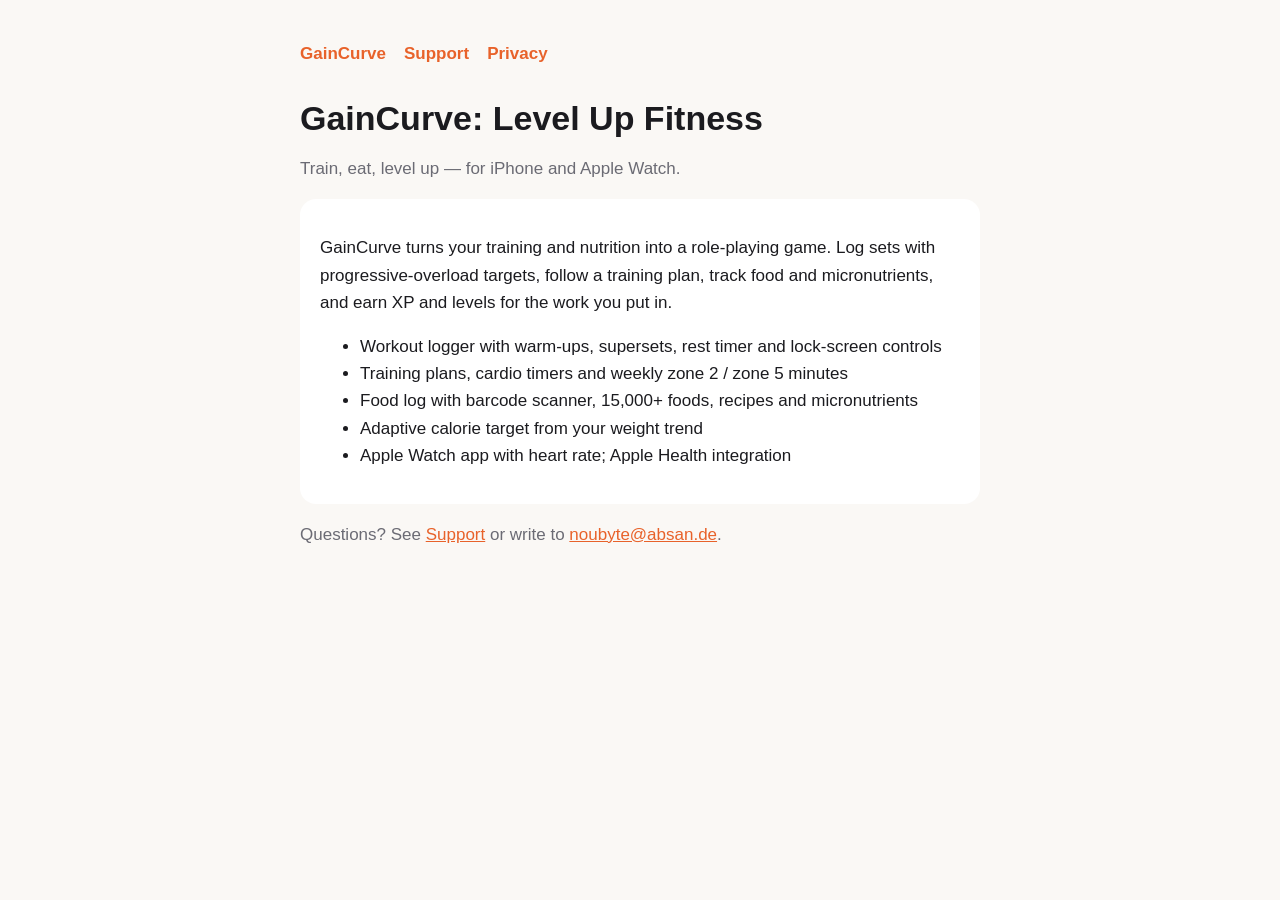
<file: index.html>
<!doctype html>
<html lang="en"><head><meta charset="utf-8"><meta name="viewport" content="width=device-width, initial-scale=1">
<title>GainCurve: Level Up Fitness</title><style>
:root { --ink:#1b1b1f; --muted:#6b6b74; --bg:#faf8f5; --card:#fff; --accent:#e8622a; }
@media (prefers-color-scheme: dark) { :root { --ink:#f1efec; --muted:#a3a3ab; --bg:#141416; --card:#1e1e22; } }
* { box-sizing: border-box; }
body { margin:0; font:17px/1.6 -apple-system, BlinkMacSystemFont, "Segoe UI", sans-serif; color:var(--ink); background:var(--bg); }
main { max-width: 720px; margin: 0 auto; padding: 40px 20px 80px; }
h1 { font-size: 34px; line-height:1.15; margin: 0 0 6px; }
h2 { font-size: 21px; margin: 32px 0 6px; }
p, li { color: var(--ink); }
.muted { color: var(--muted); }
a { color: var(--accent); }
nav { display:flex; gap:18px; margin-bottom: 32px; font-weight:600; }
nav a { text-decoration:none; }
.card { background:var(--card); border-radius:16px; padding:18px 20px; margin: 14px 0; }
</style></head>
<body><main>
<nav><a href="./">GainCurve</a><a href="support.html">Support</a><a href="privacy.html">Privacy</a></nav>
<h1>GainCurve: Level Up Fitness</h1>
<p class="muted">Train, eat, level up — for iPhone and Apple Watch.</p>
<div class="card">
<p>GainCurve turns your training and nutrition into a role-playing game. Log sets with progressive-overload targets, follow a training plan, track food and micronutrients, and earn XP and levels for the work you put in.</p>
<ul>
<li>Workout logger with warm-ups, supersets, rest timer and lock-screen controls</li>
<li>Training plans, cardio timers and weekly zone 2 / zone 5 minutes</li>
<li>Food log with barcode scanner, 15,000+ foods, recipes and micronutrients</li>
<li>Adaptive calorie target from your weight trend</li>
<li>Apple Watch app with heart rate; Apple Health integration</li>
</ul>
</div>
<p class="muted">Questions? See <a href="support.html">Support</a> or write to <a href="mailto:noubyte@absan.de">noubyte@absan.de</a>.</p>
</main></body></html>
</file>
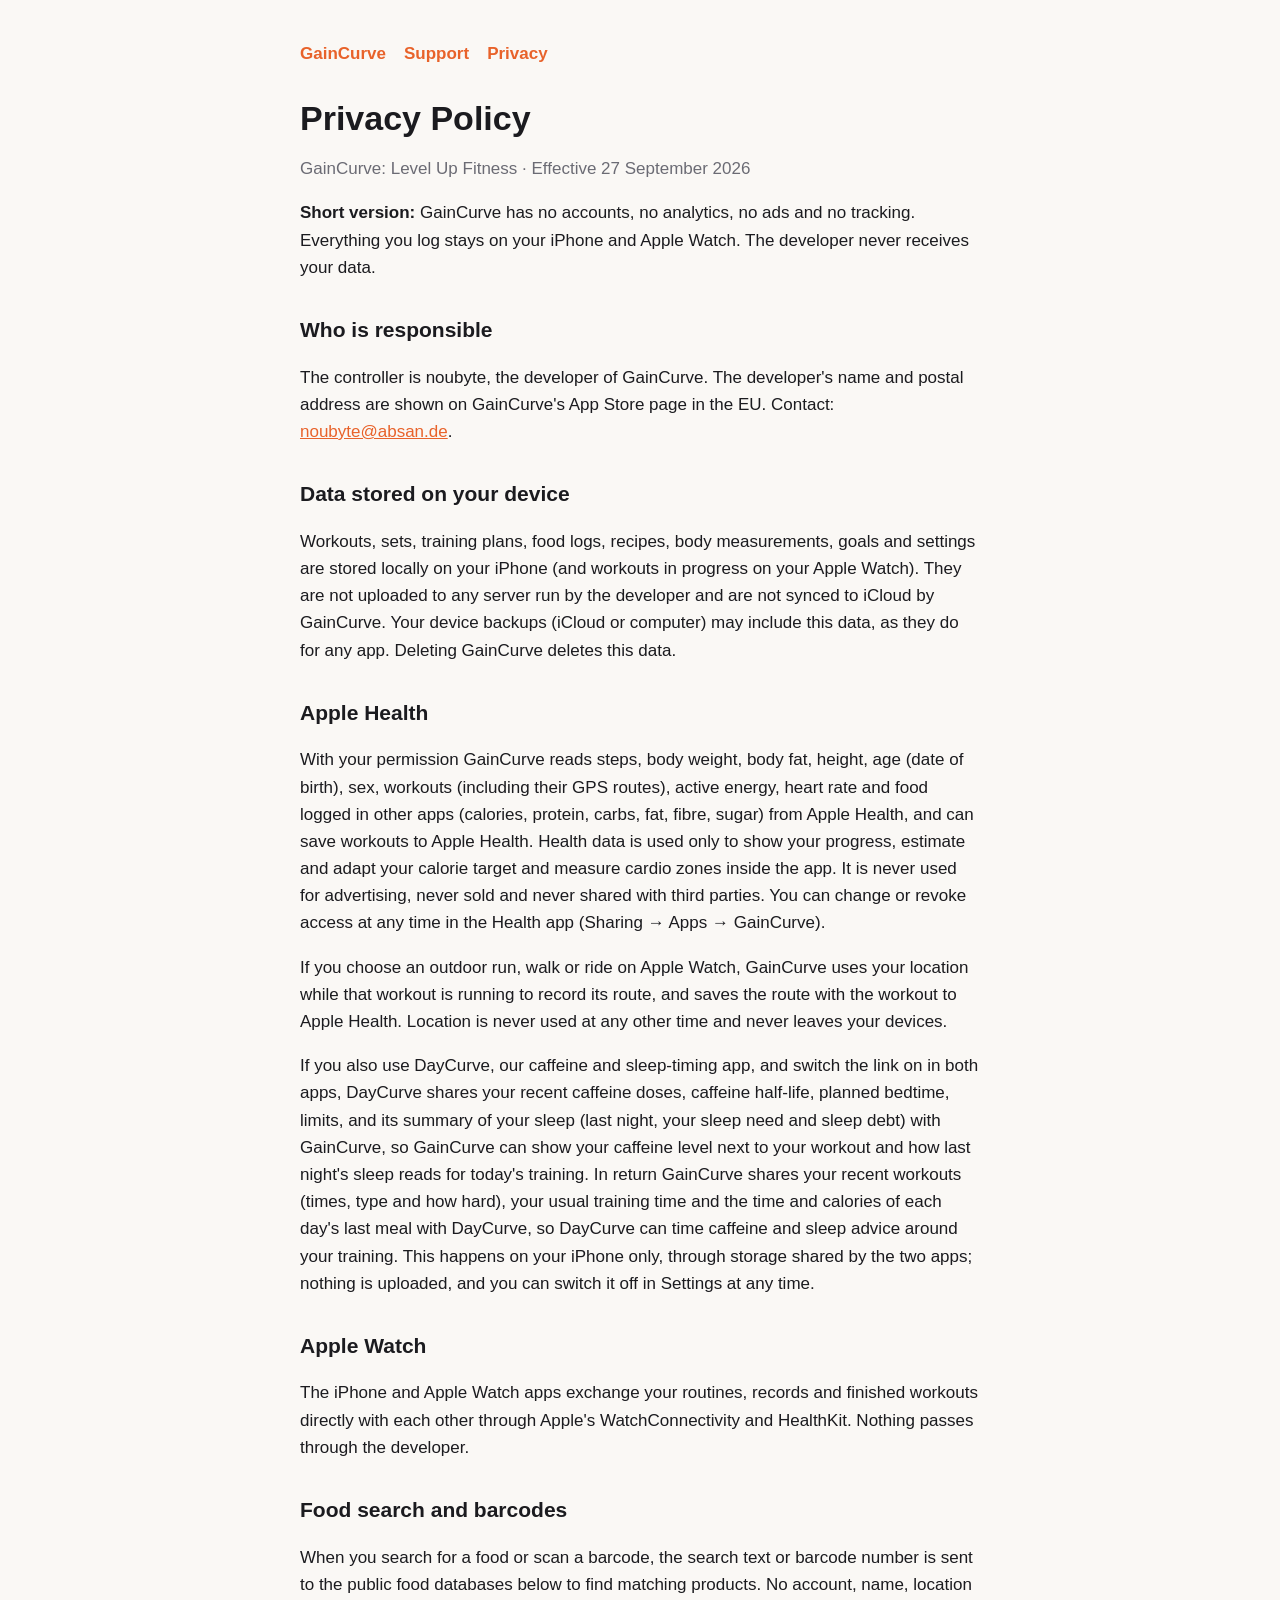
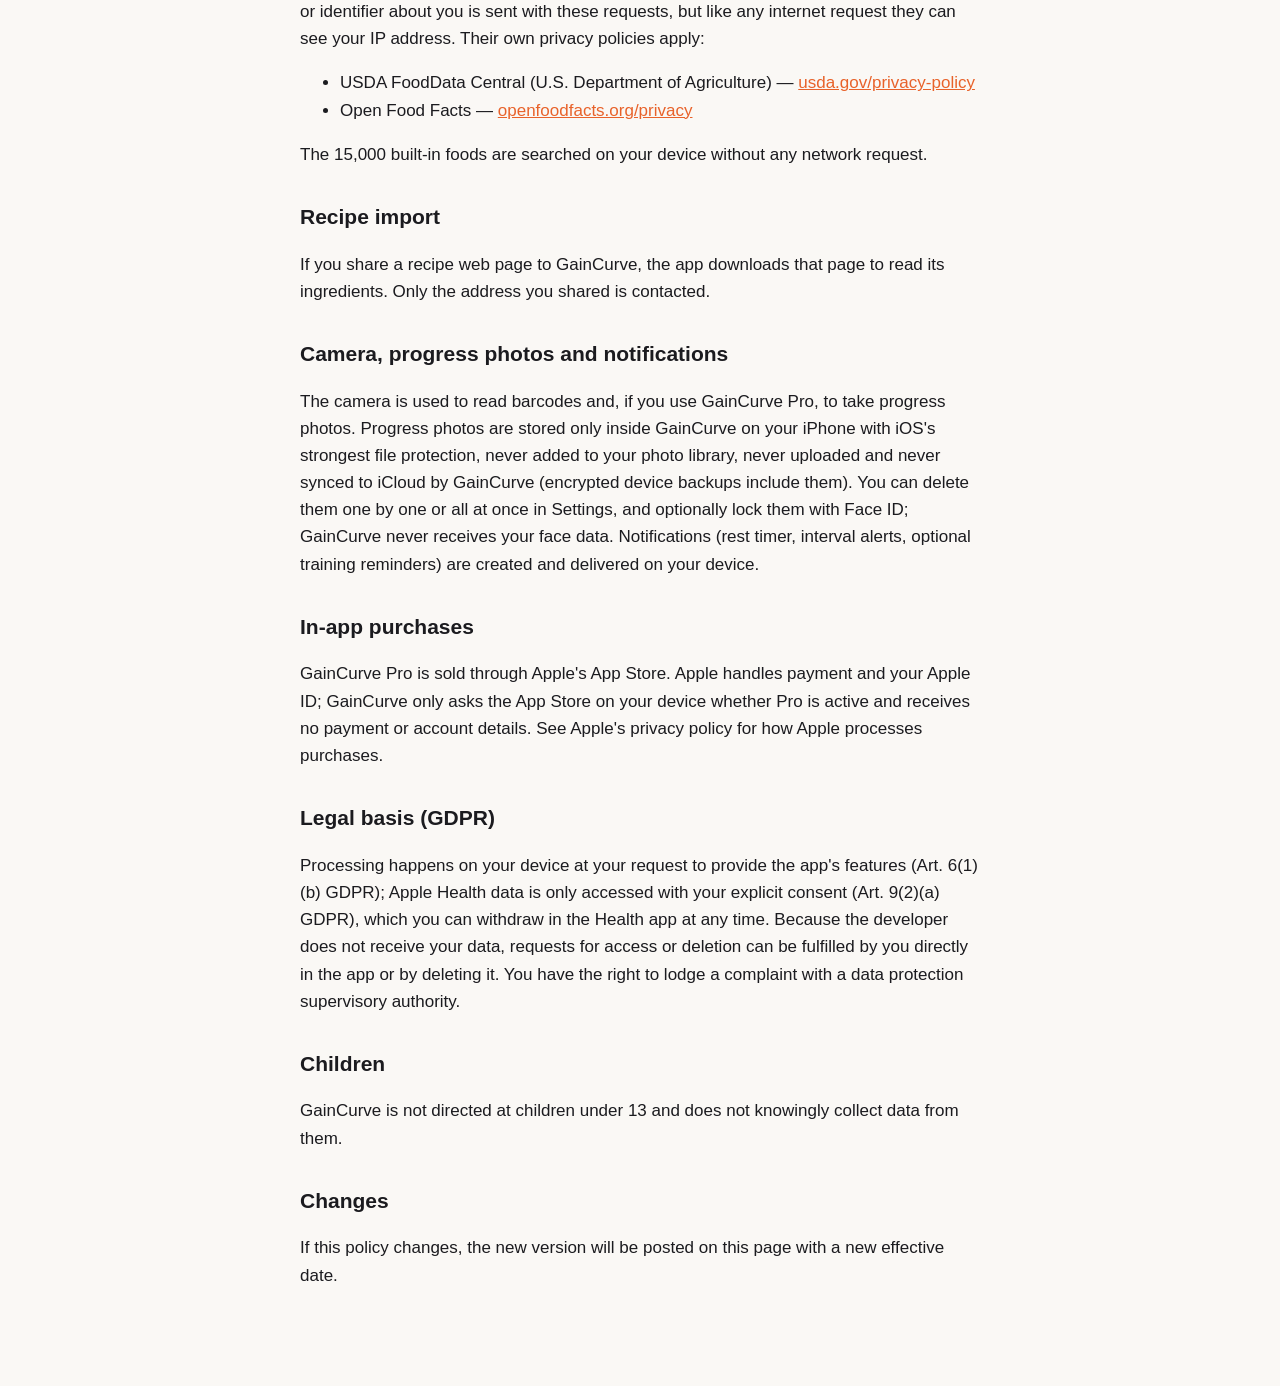
<file: privacy.html>
<!doctype html>
<html lang="en"><head><meta charset="utf-8"><meta name="viewport" content="width=device-width, initial-scale=1">
<title>GainCurve Privacy Policy</title><style>
:root { --ink:#1b1b1f; --muted:#6b6b74; --bg:#faf8f5; --card:#fff; --accent:#e8622a; }
@media (prefers-color-scheme: dark) { :root { --ink:#f1efec; --muted:#a3a3ab; --bg:#141416; --card:#1e1e22; } }
* { box-sizing: border-box; }
body { margin:0; font:17px/1.6 -apple-system, BlinkMacSystemFont, "Segoe UI", sans-serif; color:var(--ink); background:var(--bg); }
main { max-width: 720px; margin: 0 auto; padding: 40px 20px 80px; }
h1 { font-size: 34px; line-height:1.15; margin: 0 0 6px; }
h2 { font-size: 21px; margin: 32px 0 6px; }
p, li { color: var(--ink); }
.muted { color: var(--muted); }
a { color: var(--accent); }
nav { display:flex; gap:18px; margin-bottom: 32px; font-weight:600; }
nav a { text-decoration:none; }
.card { background:var(--card); border-radius:16px; padding:18px 20px; margin: 14px 0; }
</style></head>
<body><main>
<nav><a href="./">GainCurve</a><a href="support.html">Support</a><a href="privacy.html">Privacy</a></nav>
<h1>Privacy Policy</h1>
<p class="muted">GainCurve: Level Up Fitness · Effective 27 September 2026</p>

<p><strong>Short version:</strong> GainCurve has no accounts, no analytics, no ads and no tracking. Everything you log stays on your iPhone and Apple Watch. The developer never receives your data.</p>

<h2>Who is responsible</h2>
<p>The controller is noubyte, the developer of GainCurve. The developer's name and postal address are shown on GainCurve's App Store page in the EU. Contact: <a href="mailto:noubyte@absan.de">noubyte@absan.de</a>.</p>

<h2>Data stored on your device</h2>
<p>Workouts, sets, training plans, food logs, recipes, body measurements, goals and settings are stored locally on your iPhone (and workouts in progress on your Apple Watch). They are not uploaded to any server run by the developer and are not synced to iCloud by GainCurve. Your device backups (iCloud or computer) may include this data, as they do for any app. Deleting GainCurve deletes this data.</p>

<h2>Apple Health</h2>
<p>With your permission GainCurve reads steps, body weight, body fat, height, age (date of birth), sex, workouts (including their GPS routes), active energy, heart rate and food logged in other apps (calories, protein, carbs, fat, fibre, sugar) from Apple Health, and can save workouts to Apple Health. Health data is used only to show your progress, estimate and adapt your calorie target and measure cardio zones inside the app. It is never used for advertising, never sold and never shared with third parties. You can change or revoke access at any time in the Health app (Sharing → Apps → GainCurve).</p>
<p>If you choose an outdoor run, walk or ride on Apple Watch, GainCurve uses your location while that workout is running to record its route, and saves the route with the workout to Apple Health. Location is never used at any other time and never leaves your devices.</p>
<p>If you also use DayCurve, our caffeine and sleep-timing app, and switch the link on in both apps, DayCurve shares your recent caffeine doses, caffeine half-life, planned bedtime, limits, and its summary of your sleep (last night, your sleep need and sleep debt) with GainCurve, so GainCurve can show your caffeine level next to your workout and how last night's sleep reads for today's training. In return GainCurve shares your recent workouts (times, type and how hard), your usual training time and the time and calories of each day's last meal with DayCurve, so DayCurve can time caffeine and sleep advice around your training. This happens on your iPhone only, through storage shared by the two apps; nothing is uploaded, and you can switch it off in Settings at any time.</p>

<h2>Apple Watch</h2>
<p>The iPhone and Apple Watch apps exchange your routines, records and finished workouts directly with each other through Apple's WatchConnectivity and HealthKit. Nothing passes through the developer.</p>

<h2>Food search and barcodes</h2>
<p>When you search for a food or scan a barcode, the search text or barcode number is sent to the public food databases below to find matching products. No account, name, location or identifier about you is sent with these requests, but like any internet request they can see your IP address. Their own privacy policies apply:</p>
<ul>
<li>USDA FoodData Central (U.S. Department of Agriculture) — <a href="https://www.usda.gov/privacy-policy">usda.gov/privacy-policy</a></li>
<li>Open Food Facts — <a href="https://world.openfoodfacts.org/privacy">openfoodfacts.org/privacy</a></li>
</ul>
<p>The 15,000 built-in foods are searched on your device without any network request.</p>

<h2>Recipe import</h2>
<p>If you share a recipe web page to GainCurve, the app downloads that page to read its ingredients. Only the address you shared is contacted.</p>

<h2>Camera, progress photos and notifications</h2>
<p>The camera is used to read barcodes and, if you use GainCurve Pro, to take progress photos. Progress photos are stored only inside GainCurve on your iPhone with iOS's strongest file protection, never added to your photo library, never uploaded and never synced to iCloud by GainCurve (encrypted device backups include them). You can delete them one by one or all at once in Settings, and optionally lock them with Face ID; GainCurve never receives your face data. Notifications (rest timer, interval alerts, optional training reminders) are created and delivered on your device.</p>

<h2>In-app purchases</h2>
<p>GainCurve Pro is sold through Apple's App Store. Apple handles payment and your Apple ID; GainCurve only asks the App Store on your device whether Pro is active and receives no payment or account details. See Apple's privacy policy for how Apple processes purchases.</p>

<h2>Legal basis (GDPR)</h2>
<p>Processing happens on your device at your request to provide the app's features (Art. 6(1)(b) GDPR); Apple Health data is only accessed with your explicit consent (Art. 9(2)(a) GDPR), which you can withdraw in the Health app at any time. Because the developer does not receive your data, requests for access or deletion can be fulfilled by you directly in the app or by deleting it. You have the right to lodge a complaint with a data protection supervisory authority.</p>

<h2>Children</h2>
<p>GainCurve is not directed at children under 13 and does not knowingly collect data from them.</p>

<h2>Changes</h2>
<p>If this policy changes, the new version will be posted on this page with a new effective date.</p>
</main></body></html>
</file>
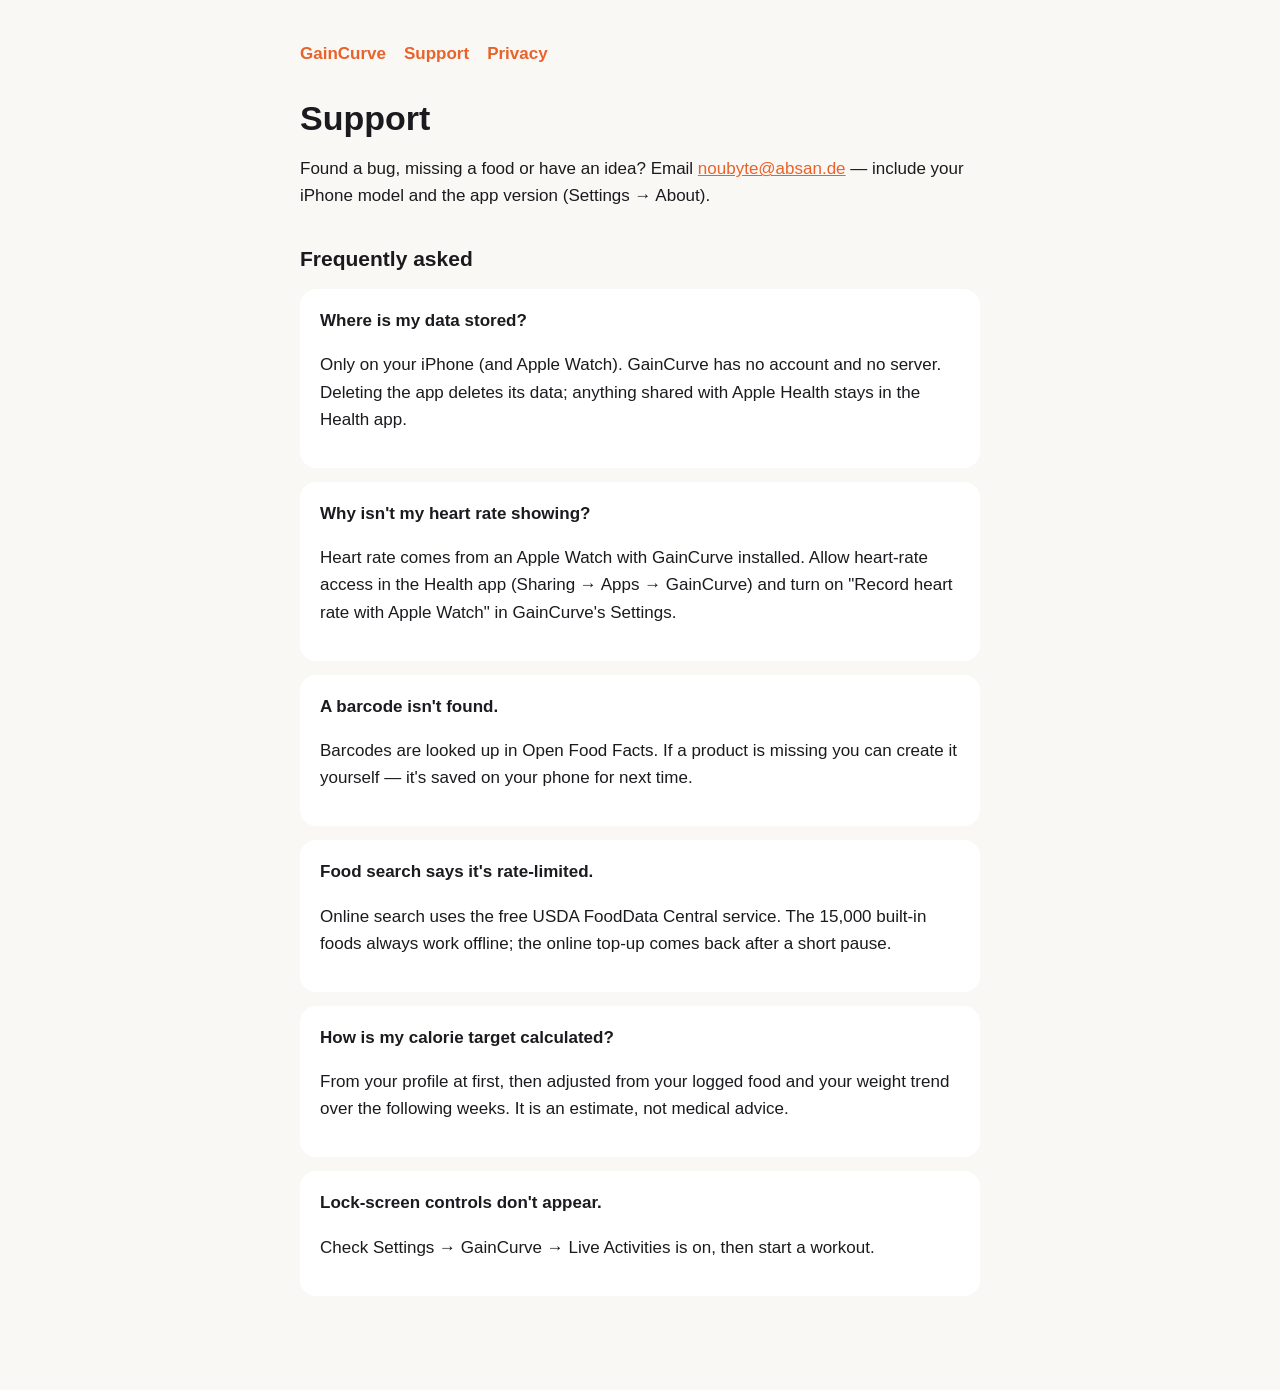
<file: support.html>
<!doctype html>
<html lang="en"><head><meta charset="utf-8"><meta name="viewport" content="width=device-width, initial-scale=1">
<title>GainCurve Support</title><style>
:root { --ink:#1b1b1f; --muted:#6b6b74; --bg:#faf8f5; --card:#fff; --accent:#e8622a; }
@media (prefers-color-scheme: dark) { :root { --ink:#f1efec; --muted:#a3a3ab; --bg:#141416; --card:#1e1e22; } }
* { box-sizing: border-box; }
body { margin:0; font:17px/1.6 -apple-system, BlinkMacSystemFont, "Segoe UI", sans-serif; color:var(--ink); background:var(--bg); }
main { max-width: 720px; margin: 0 auto; padding: 40px 20px 80px; }
h1 { font-size: 34px; line-height:1.15; margin: 0 0 6px; }
h2 { font-size: 21px; margin: 32px 0 6px; }
p, li { color: var(--ink); }
.muted { color: var(--muted); }
a { color: var(--accent); }
nav { display:flex; gap:18px; margin-bottom: 32px; font-weight:600; }
nav a { text-decoration:none; }
.card { background:var(--card); border-radius:16px; padding:18px 20px; margin: 14px 0; }
</style></head>
<body><main>
<nav><a href="./">GainCurve</a><a href="support.html">Support</a><a href="privacy.html">Privacy</a></nav>
<h1>Support</h1>
<p>Found a bug, missing a food or have an idea? Email <a href="mailto:noubyte@absan.de?subject=GainCurve">noubyte@absan.de</a> — include your iPhone model and the app version (Settings → About).</p>

<h2>Frequently asked</h2>
<div class="card"><strong>Where is my data stored?</strong><p>Only on your iPhone (and Apple Watch). GainCurve has no account and no server. Deleting the app deletes its data; anything shared with Apple Health stays in the Health app.</p></div>
<div class="card"><strong>Why isn't my heart rate showing?</strong><p>Heart rate comes from an Apple Watch with GainCurve installed. Allow heart-rate access in the Health app (Sharing → Apps → GainCurve) and turn on "Record heart rate with Apple Watch" in GainCurve's Settings.</p></div>
<div class="card"><strong>A barcode isn't found.</strong><p>Barcodes are looked up in Open Food Facts. If a product is missing you can create it yourself — it's saved on your phone for next time.</p></div>
<div class="card"><strong>Food search says it's rate-limited.</strong><p>Online search uses the free USDA FoodData Central service. The 15,000 built-in foods always work offline; the online top-up comes back after a short pause.</p></div>
<div class="card"><strong>How is my calorie target calculated?</strong><p>From your profile at first, then adjusted from your logged food and your weight trend over the following weeks. It is an estimate, not medical advice.</p></div>
<div class="card"><strong>Lock-screen controls don't appear.</strong><p>Check Settings → GainCurve → Live Activities is on, then start a workout.</p></div>
</main></body></html>
</file>
